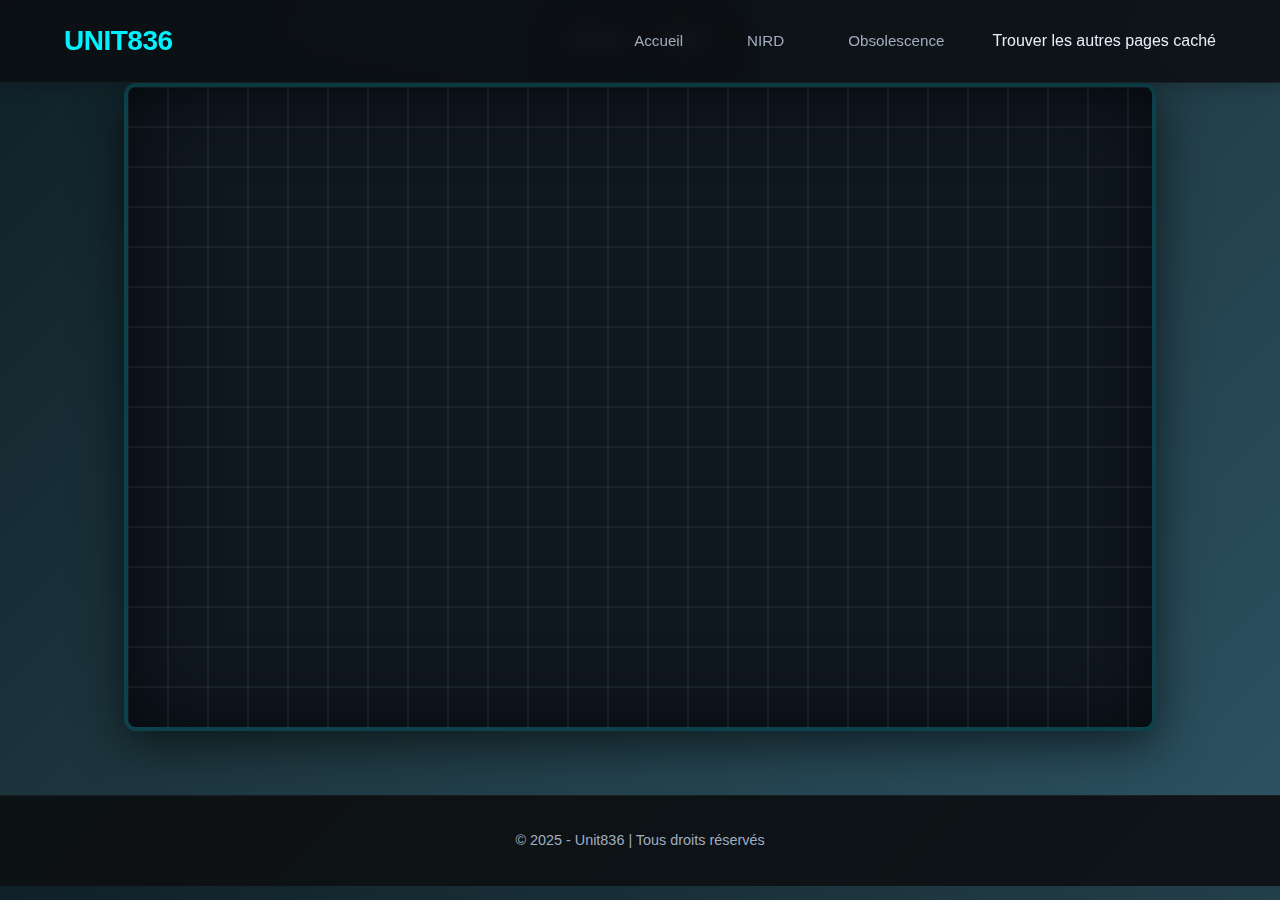
<file: html_pro/lasergamme.html>
<!DOCTYPE html>
<html lang="fr">
<head>
<meta charset="UTF-8">
<meta name="viewport" content="width=device-width, initial-scale=1.0">
<title>Laser Game - Avec Obstacles</title>
<style>
  * {
            margin: 0;
            padding: 0;
            box-sizing: border-box;
        }

        :root {
            --primary-color: #00f2ff;
            --secondary-color: #667eea;
            --dark-bg: #0b0d10;
            --card-bg: rgba(255, 255, 255, 0.05);
            --text-primary: #e6eef8;
            --text-secondary: #a0aec0;
        }

        body {
            font-family: 'Inter', 'Arial', sans-serif;
            background: linear-gradient(135deg, #0f2027, #203a43, #2c5364);
            color: var(--text-primary);
            line-height: 1.8;
            overflow-x: hidden;
        }

        /* NAVBAR */
        nav {
            width: 100%;
            background: rgba(11, 13, 16, 0.85);
            backdrop-filter: blur(12px);
            display: flex;
            justify-content: space-between;
            align-items: center;
            padding: 1rem 5%;
            box-shadow: 0 4px 16px rgba(0, 0, 0, 0.2);
            position: sticky;
            top: 0;
            z-index: 1000;
            border-bottom: 1px solid rgba(255, 255, 255, 0.05);
        }

        nav .logo {
            font-size: 1.75rem;
            font-weight: 700;
            color: var(--primary-color);
            letter-spacing: -0.5px;
            transition: all 0.3s ease;
        }

        nav .logo:hover {
            transform: translateY(-2px);
            filter: drop-shadow(0 4px 12px rgba(0, 242, 255, 0.3));
        }

        nav ul {
            list-style: none;
            display: flex;
            gap: 2rem;
        }

        nav ul li a {
            color: var(--text-secondary);
            text-decoration: none;
            font-weight: 500;
            font-size: 0.95rem;
            padding: 0.5rem 1rem;
            border-radius: 8px;
            transition: all 0.3s ease;
            position: relative;
        }

        nav ul li a::after {
            content: '';
            position: absolute;
            bottom: 0;
            left: 50%;
            width: 0;
            height: 2px;
            background: var(--primary-color);
            transition: all 0.3s ease;
            transform: translateX(-50%);
        }

        nav ul li a:hover {
            color: var(--primary-color);
            background: rgba(0, 242, 255, 0.05);
        }

        nav ul li a:hover::after {
            width: 80%;
        }

        /* HEADER SECTION */
        .header-section {
            text-align: center;
            padding: 4rem 2rem 2rem;
            background: linear-gradient(180deg, transparent, rgba(0, 242, 255, 0.03));
        }

        .header-section h1 {
            font-size: clamp(2rem, 4vw, 3.5rem);
            font-weight: 800;
            margin-bottom: 1rem;
            background: linear-gradient(135deg, var(--primary-color), var(--secondary-color));
            -webkit-background-clip: text;
            -webkit-text-fill-color: transparent;
            background-clip: text;
        }

        .header-section .subtitle {
            font-size: 1.25rem;
            color: var(--text-secondary);
            max-width: 700px;
            margin: 0 auto;
        }

        /* CONTAINER */
        .container {
            max-width: 1100px;
            margin: 0 auto;
            padding: 3rem 2rem;
        }
  canvas {
    display:block;
    margin:0 auto;
    background:#0f1720;
    border:4px solid rgba(0,242,255,0.2);
    border-radius:12px;
    box-shadow: 0 12px 48px rgba(0,0,0,0.6), inset 0 0 80px rgba(0,0,0,0.6);
  }
  #ui {
    position:fixed;
    top:10px; left:50%;
    transform:translateX(-50%);
    background:rgba(11,13,16,0.8);
    backdrop-filter:blur(8px);
    padding:1rem 2rem;
    border-radius:12px;
    font-weight:600;
    display:flex; gap:2rem;
  }
  #endOverlay {
    position:fixed; inset:0;
    background:rgba(0,0,0,0.8);
    display:flex; justify-content:center; align-items:center;
    font-size:1.5rem; color:#fff;
    display:none;
  }
  button {
    padding:0.5rem 1rem; border:none; border-radius:8px;
    background:rgba(0,242,255,0.2); color:#fff;
    font-weight:600; cursor:pointer;
    transition:0.3s;
  }
  button:hover { background:rgba(0,242,255,0.5); }

  /* FOOTER */
        footer {
            background: rgba(11, 13, 16, 0.9);
            border-top: 1px solid rgba(255, 255, 255, 0.05);
            padding: 2rem;
            text-align: center;
            margin-top: 4rem;
        }

        footer p {
            color: var(--text-secondary);
            font-size: 0.9rem;
        }
</style>
</head>
<body>
  <!-- NAVBAR -->
    <header>
        <nav class="navbar">
            <div class="logo">UNIT<span>836</span></div>
            <ul class="nav-links">
                <li><a href="test_boutton.html">Accueil</a></li>
                <li><a href="nird_pro.html">NIRD</a></li>
                <li><a href="Obsolecense_programmer.html">Obsolescence</a></li>
                <li>Trouver les autres pages caché</li>
            </ul>
        </nav>
    </header>

<div id="ui">
  <div>Score: <span id="score">0</span></div>
  <div>Vies: <span id="lives">3</span></div>
</div>

<canvas id="gameCanvas" width="1024" height="640"></canvas>

<div id="endOverlay">
  <div>
    <p id="endText"></p>
    <button onclick="restartGame()">Rejouer</button>
  </div>
</div>

<script>
const canvas = document.getElementById('gameCanvas');
const ctx = canvas.getContext('2d');
const W = canvas.width, H = canvas.height;

let mouse = {x: W/2, y: H/2};
let score = 0;
let lives = 3;
let running = true;
let leftPressed = false;
let rightPressed = false;

const player = {x: W/2, y: H-50, r:20, speed:300};
const lasers = [];
const enemies = [];
const obstacles = [];

// Charger les images
const linuxImg = new Image();
linuxImg.src = 'https://upload.wikimedia.org/wikipedia/commons/thumb/3/35/Tux.svg/200px-Tux.svg.png';
const windowsImg = new Image();
windowsImg.src = 'https://upload.wikimedia.org/wikipedia/commons/thumb/5/5f/Windows_logo_-_2012.svg/200px-Windows_logo_-_2012.svg.png';

function rand(min,max){ return Math.random()*(max-min)+min; }
function dist(x1,y1,x2,y2){ return Math.hypot(x2-x1,y2-y1); }

document.addEventListener('mousemove',e=>{
  const rect = canvas.getBoundingClientRect();
  mouse.x = (e.clientX-rect.left)*(canvas.width/rect.width);
  mouse.y = (e.clientY-rect.top)*(canvas.height/rect.height);
});

document.addEventListener('mousedown',()=>{
  lasers.push({x:player.x, y:player.y, dx:mouse.x-player.x, dy:mouse.y-player.y, speed:800});
});

// 🔥 Tir avec la molette
document.addEventListener('wheel', (e) => {
    e.preventDefault();
    lasers.push({
        x: player.x,
        y: player.y,
        dx: mouse.x - player.x,
        dy: mouse.y - player.y,
        speed: 800
    });
}, { passive: false });

// Mouvement avec 'q' et 'd'
document.addEventListener('keydown', (e) => {
  if(e.key === 'q') leftPressed = true;
  if(e.key === 'd') rightPressed = true;
});

document.addEventListener('keyup', (e) => {
  if(e.key === 'q') leftPressed = false;
  if(e.key === 'd') rightPressed = false;
});

function spawnEnemy(){
  const x = rand(50, W-50);
  const y = -20;
  const size = rand(12,28);
  const speed = rand(50,150);
  enemies.push({x,y,r:size,vy:speed});
}

function spawnObstacle(){
  const w = rand(60,150);
  const h = rand(20,60);
  const x = rand(50, W-50-w);
  const y = -h;
  const vy = rand(40,100);
  obstacles.push({x,y,w,h,vy});
}

function update(dt){
  if(!running) return;

  // Mouvement du joueur
  if(leftPressed) player.x -= player.speed * dt;
  if(rightPressed) player.x += player.speed * dt;
  player.x = Math.max(player.r, Math.min(W - player.r, player.x));

  // Update lasers
  for(let i=lasers.length-1;i>=0;i--){
    const l = lasers[i];
    const len = Math.hypot(l.dx,l.dy);
    l.x += l.dx/len*l.speed*dt;
    l.y += l.dy/len*l.speed*dt;
    if(l.x<0||l.x>W||l.y<0||l.y>H) lasers.splice(i,1);
  }

  // Update enemies
  for(let i=enemies.length-1;i>=0;i--){
    const e = enemies[i];
    e.y += e.vy*dt;
    if(e.y>H+e.r){ enemies.splice(i,1); lives--; updateUI(); if(lives<=0) gameOver(false);}
  }

  // Update obstacles
  for(let i=obstacles.length-1;i>=0;i--){
    const o = obstacles[i];
    o.y += o.vy*dt;
    if(o.y>H+o.h){ obstacles.splice(i,1); }
  }

  // Check collisions
  for(let i=lasers.length-1;i>=0;i--){
    const l = lasers[i];

    // Enemy collision
    for(let j=enemies.length-1;j>=0;j--){
      const e = enemies[j];
      if(dist(l.x,l.y,e.x,e.y)<e.r){
        enemies.splice(j,1);
        lasers.splice(i,1);
        score += 10;
        updateUI();
        break;
      }
    }

    // Obstacle collision
    for(let o of obstacles){
      if(l.x>o.x && l.x<o.x+o.w && l.y>o.y && l.y<o.y+o.h){
        lasers.splice(i,1);
        break;
      }
    }
  }

  if(Math.random()<0.02) spawnEnemy();
  if(Math.random()<0.01) spawnObstacle();
}

function updateUI(){
  document.getElementById('score').textContent = score;
  document.getElementById('lives').textContent = lives;
}

function render(){
  ctx.clearRect(0,0,W,H);

  // Grid
  ctx.strokeStyle = 'rgba(255,255,255,0.05)';
  for(let x=0;x<W;x+=40){
    ctx.beginPath(); ctx.moveTo(x,0); ctx.lineTo(x,H); ctx.stroke();
  }
  for(let y=0;y<H;y+=40){
    ctx.beginPath(); ctx.moveTo(0,y); ctx.lineTo(W,y); ctx.stroke();
  }

  // Obstacles
  for(let o of obstacles){
    ctx.fillStyle='#ff0000';
    ctx.fillRect(o.x,o.y,o.w,o.h);
  }

  // Enemies (logos Windows)
  for(let e of enemies){
    if(windowsImg.complete){
      ctx.drawImage(windowsImg, e.x - e.r, e.y - e.r, e.r * 2, e.r * 2);
    } else {
      ctx.fillStyle='#ff5555';
      ctx.beginPath(); ctx.arc(e.x,e.y,e.r,0,Math.PI*2); ctx.fill();
    }
  }

  // Lasers
  for(let l of lasers){
    ctx.strokeStyle='#00f2ff';
    ctx.lineWidth=3;
    ctx.beginPath();
    ctx.moveTo(l.x-l.dx/Math.hypot(l.dx,l.dy)*10,l.y-l.dy/Math.hypot(l.dx,l.dy)*10);
    ctx.lineTo(l.x,l.y);
    ctx.stroke();
  }

  // Player (logo Linux)
  if(linuxImg.complete){
    ctx.drawImage(linuxImg, player.x - player.r, player.y - player.r, player.r * 2, player.r * 2);
  } else {
    ctx.fillStyle='#00f2ff';
    ctx.beginPath(); ctx.arc(player.x,player.y,player.r,0,Math.PI*2); ctx.fill();
  }

  // Gun direction
  ctx.strokeStyle='#ffffff';
  ctx.lineWidth=2;
  ctx.beginPath(); ctx.moveTo(player.x,player.y);
  ctx.lineTo(
    player.x+Math.cos(Math.atan2(mouse.y-player.y, mouse.x-player.x))*40,
    player.y+Math.sin(Math.atan2(mouse.y-player.y, mouse.x-player.x))*40
  );
  ctx.stroke();
}

let lastTime = performance.now();
function loop(now){
  const dt = (now-lastTime)/1000;
  lastTime=now;
  update(dt);
  render();
  requestAnimationFrame(loop);
}

function gameOver(victory){
  running=false;
  document.getElementById('endOverlay').style.display='flex';
  document.getElementById('endText').textContent = victory ? 'Victoire!' : 'Défaite!';
}

function restartGame(){
  score=0; lives=3; lasers.length=0; enemies.length=0; obstacles.length=0;
  updateUI();
  running=true;
  document.getElementById('endOverlay').style.display='none';
}

requestAnimationFrame(loop);
</script>
 <!-- FOOTER -->
    <footer>
        <p>© 2025 - Unit836 | Tous droits réservés</p>
    </footer>
</body>
</html>
</file>
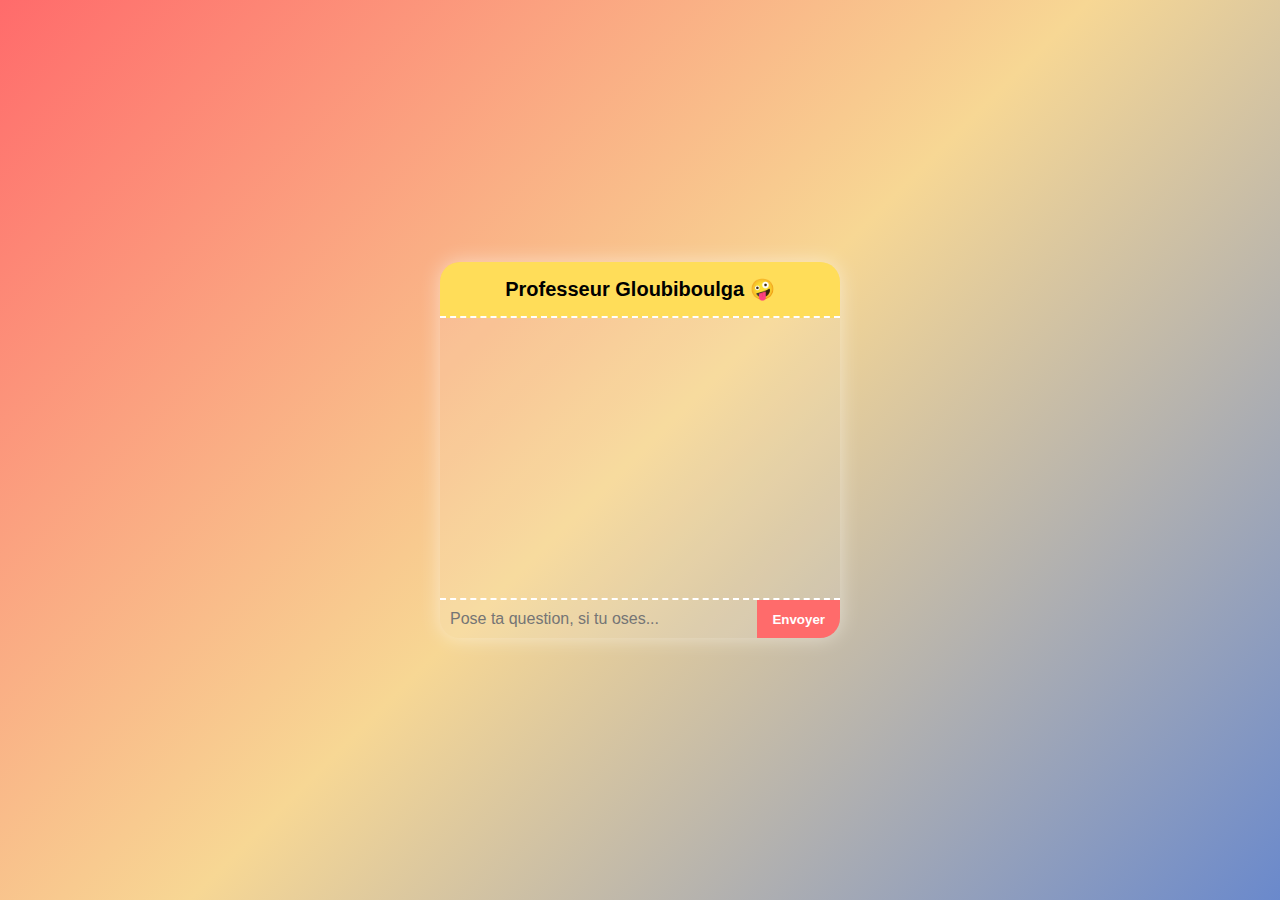
<file: html_pro/le_chat.html>
<!DOCTYPE html>
<html lang="fr">
<head>
<meta charset="UTF-8">
<meta name="viewport" content="width=device-width, initial-scale=1.0">
<title>Chat-Philosophe Débile</title>
<style>
    body {
        font-family: 'Comic Sans MS', cursive, sans-serif;
        background: linear-gradient(135deg, #ff6b6b, #f7d794, #6a89cc);
        display: flex;
        justify-content: center;
        align-items: center;
        height: 100vh;
        margin: 0;
    }

    .chat-container {
        background: rgba(255,255,255,0.1);
        width: 400px;
        max-width: 90%;
        border-radius: 20px;
        display: flex;
        flex-direction: column;
        overflow: hidden;
        box-shadow: 0 0 20px rgba(255,255,255,0.5);
        animation: bounceIn 1s;
    }

    @keyframes bounceIn {
        0% { transform: scale(0.5); opacity: 0; }
        100% { transform: scale(1); opacity: 1; }
    }

    .chat-header {
        background: #ffdd59;
        color: #000;
        padding: 15px;
        font-weight: bold;
        text-align: center;
        font-size: 20px;
        border-bottom: 2px dashed #fff;
    }

    .chat-messages {
        flex: 1;
        padding: 15px;
        overflow-y: auto;
        color: #fff;
        min-height: 250px;
    }

    .chat-message {
        margin-bottom: 10px;
        line-height: 1.4;
    }

    .user-msg {
        text-align: right;
        color: #ffdd59;
    }

    .bot-msg {
        text-align: left;
        color: #fff;
    }

    .chat-input {
        display: flex;
        border-top: 2px dashed #fff;
    }

    .chat-input input {
        flex: 1;
        padding: 10px;
        border: none;
        outline: none;
        font-size: 16px;
        background: rgba(255,255,255,0.05);
        color: #fff;
    }

    .chat-input button {
        background: #ff6b6b;
        border: none;
        color: #fff;
        padding: 10px 15px;
        cursor: pointer;
        font-weight: bold;
    }

    .chat-input button:hover {
        background: #ff4757;
    }

    /* petits clins d'œil absurdes */
    .bot-msg span {
        animation: wiggle 2s infinite;
        display: inline-block;
    }

    @keyframes wiggle {
        0% { transform: rotate(0deg); }
        25% { transform: rotate(5deg); }
        50% { transform: rotate(-5deg); }
        75% { transform: rotate(5deg); }
        100% { transform: rotate(0deg); }
    }
</style>
</head>
<body>

<div class="chat-container">
    <div class="chat-header">Professeur Gloubiboulga 🤪</div>
    <div class="chat-messages" id="chatMessages"></div>
    <div class="chat-input">
        <input type="text" id="userInput" placeholder="Pose ta question, si tu oses...">
        <button onclick="sendMessage()">Envoyer</button>
    </div>
</div>

<script>
const chatMessages = document.getElementById('chatMessages');
const userInput = document.getElementById('userInput');

// Liste de réponses absurdes
const absurdReplies = [
    "Ah ! Voilà une question qui mérite un macaroni dans la figure 🥸",
    "Si je te répondais, je devrais me transformer en pancake 🥞",
    "Question intéressante… mais as-tu pensé aux licornes interstellaires ? 🦄✨",
    "Je ne peux pas répondre… mon chat invisible me regarde 👀",
    "La réponse est sûrement 42, ou un sandwich au jambon 🥪",
    "Je philosophe tellement que j’ai oublié la question 🤯",
    "Demande encore, et je te raconte la vie secrète des chaussettes 🧦",
    "Ah non, pas toi aussi… parle-moi de fromage ! 🧀",
    "Tout est relatif… surtout les cupcakes 🧁",
    "Je médite là-dessus depuis 3 heures, mais j’ai perdu mon cerveau",
    "Oula… ta question vient d’invoquer un pingouin en roller 🐧🛼",
    "Je pourrais répondre, mais mon cerveau est parti en pause café ☕🧠",
    "Attends… je demande l’avis de mon cactus télépathique 🌵✨",
    "Hmm… c’est complexe. Même ma chaussette gauche n’a pas d'avis 🧦",
    "Si je te disais la vérité, tu te transformerais en flan caramel 🍮",
    "J’allais répondre, mais un papillon ninja m’a distrait 🦋🥷",
    "Argh… ma pensée vient de planter. Redémarrage en cours 🔁",
    "La réponse est très simple, mais elle appartient aux hamsters du futur 🐹⏳",
    "J’ai cherché la réponse… et j’ai trouvé un cookie à la place 🍪",
    "Mon esprit est en mode économie d’énergie. Reviens dans 3 siècles ⚡😴",
    "Ah ! Excellent ! Mais je ne parle pas le dialecte des nuages aujourd’hui ☁️",
    "Impossible de répondre… j’ai glissé sur une banane quantique 🍌✨",
    "Attends, je consulte le Conseil Suprême des Tortues Sages 🐢👑",
    "La réponse est top secrète. Même moi je ne suis pas autorisé 😶‍🌫️",
    "Je pourrais répondre, mais j’ai peur d’activer le mode chaos 🍿🔥",
    "Laisse-moi vérifier… cherche sous le canapé… ah non, rien 😕",
    "Si j’avais la réponse, je serais déjà en train de danser avec des pingouins 🐧🎶",
    "Le destin veut que je ne te réponde pas… ou peut-être que j’ai juste la flemme 😌",
    "Je t’entends… mais j’étais occupé à cuisiner le vide 🍽️🕳️",
    "J’allais répondre sérieusement, puis une idée débile m’a interrompu 🤡",
    "Minute… je suis en négociation avec mon cerveau, il demande un cookie 🍪🧠",
    "Ta question vient d’ouvrir un portail vers le royaume des chaussons volants 👟✨",
    "Je veux bien répondre, mais mon hamster intérieur n’est pas d’accord 🐹",
    "Oups… j’ai trébuché sur une idée. Je reviens 🫠",
    "Je t’écoute, mais mon imagination est partie faire un tour en trottinette 🛴💭",
    "Attention, si je réponds, un pigeon pourrait devenir président 🐦👑",
    "Désolé, mon Wi-Fi mental lag un peu aujourd’hui 📡😵",
    "Je n’ai pas de réponse… mais j’ai un caillou magique si tu veux 🪨✨",
    "Si je réfléchis trop, je me transforme en soupe alphabet 🍲🔤",
    "Mon niveau de logique est en maintenance, merci de patienter 🔧🧠",
    "J’allais répondre, mais une idée m’a fait un croche-patte 🤸‍♂️",
    "La science dit oui, le bon sens dit non, et moi je mange un muffin 🧁",
    "Hmm… ma boussole intérieure tourne comme une machine à laver 🧭🌀",
    "Je peux répondre, mais ça pourrait faire exploser un marshmallow 🍡💥",
    "Je suis presque sûr que ta question vient du futur… ou d’un frigo intelligent 🧊",
    "Si je réponds, je perds mon badge officiel de clown philosophe 🤡📜",
    "Désolé, j’ai mis mon mode sérieux à la machine à laver 👔🧼",
    "La réponse est évidente… mais elle a décidé de faire grève ✊🤯",
    "Tout est clair… sauf moi, j’ai oublié mes lunettes de compréhension 🤓",
    "J’ai essayé de comprendre… mais mon cerveau a fait un bruit bizarre 🔧⚡",
    
];

function sendMessage() {
    const message = userInput.value.trim();
    if(message === '') return;

    // Affiche le message utilisateur
    addMessage(message, 'user-msg');
    userInput.value = '';

    // Réponse du bot après un petit délai
    setTimeout(() => {
        const botReply = absurdReplies[Math.floor(Math.random() * absurdReplies.length)];
        addMessage(botReply, 'bot-msg');
    }, 500);
}

function addMessage(message, className) {
    const msgDiv = document.createElement('div');
    msgDiv.className = 'chat-message ' + className;
    msgDiv.innerHTML = `<span>${message}</span>`;
    chatMessages.appendChild(msgDiv);
    chatMessages.scrollTop = chatMessages.scrollHeight;
}

// Permet d'envoyer le message avec la touche "Entrée"
userInput.addEventListener('keypress', function(e) {
    if(e.key === 'Enter') sendMessage();
});
</script>

</body>
</html>
</file>
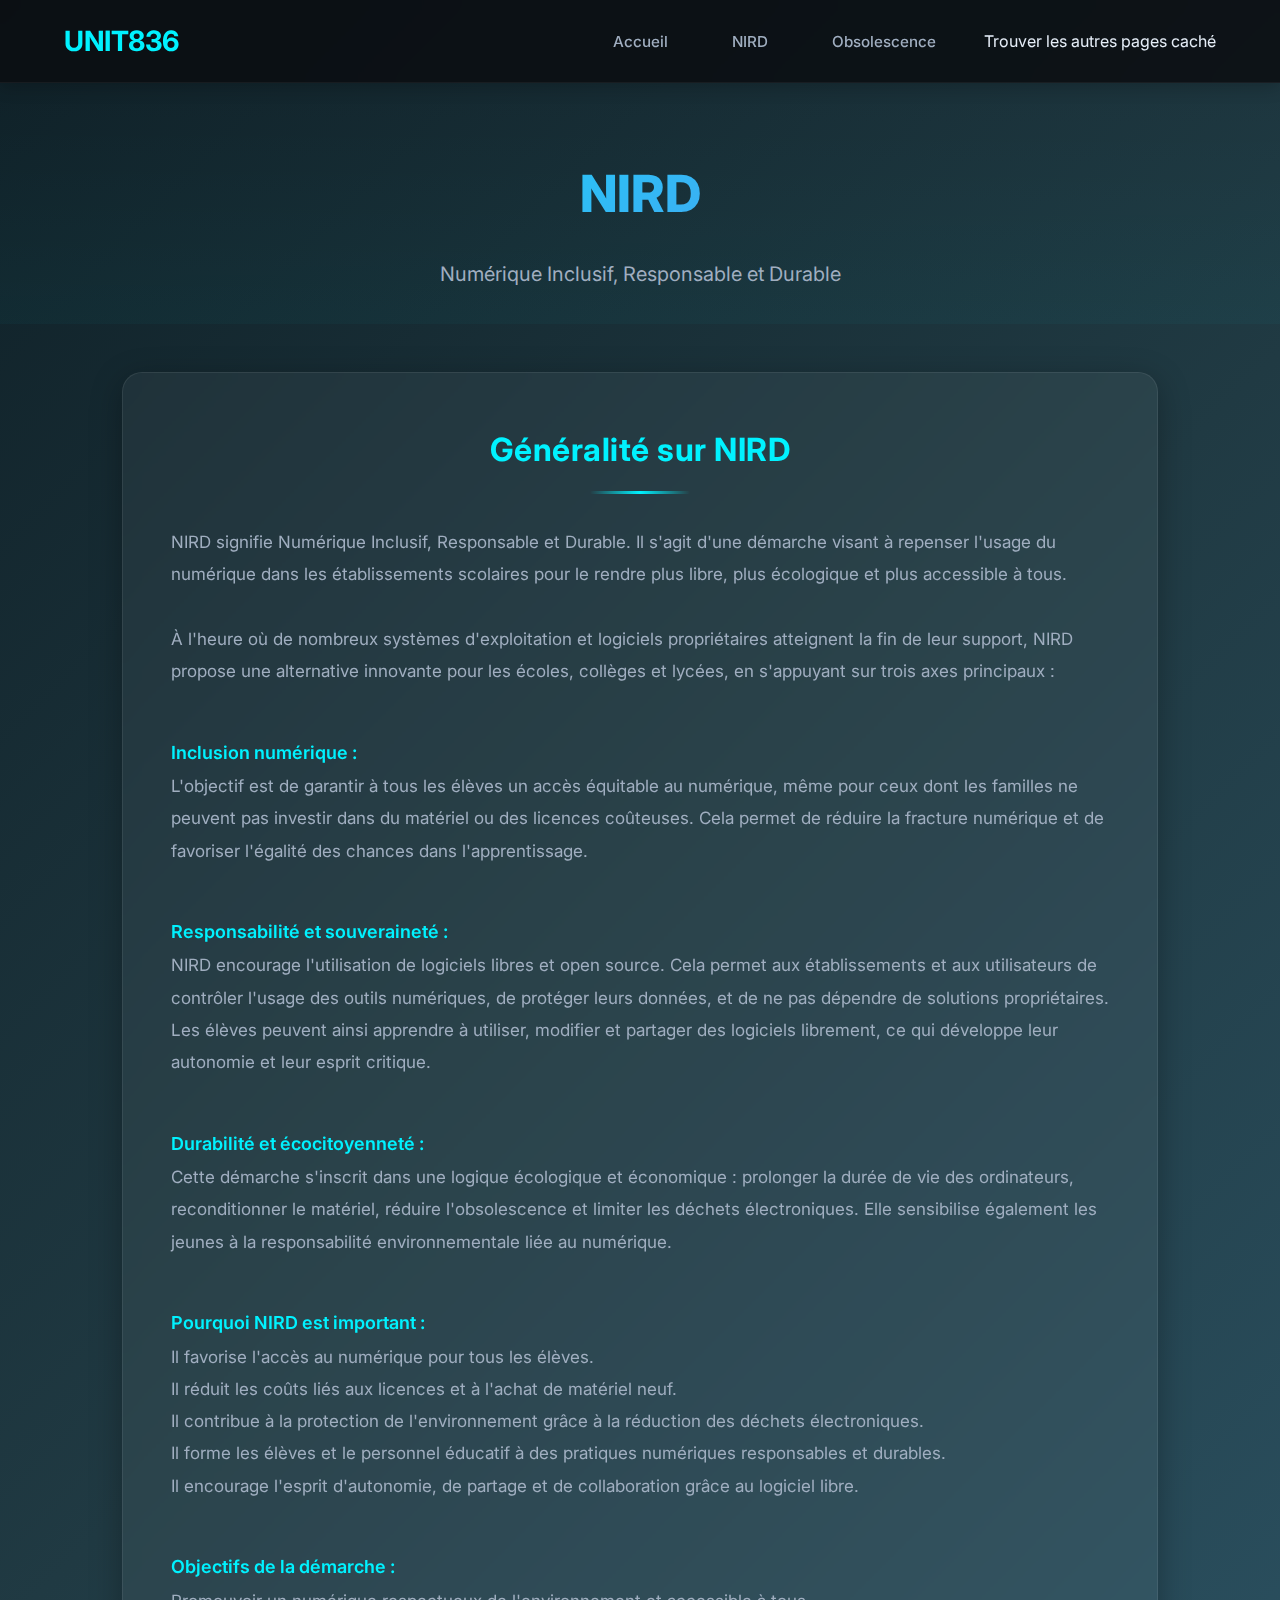
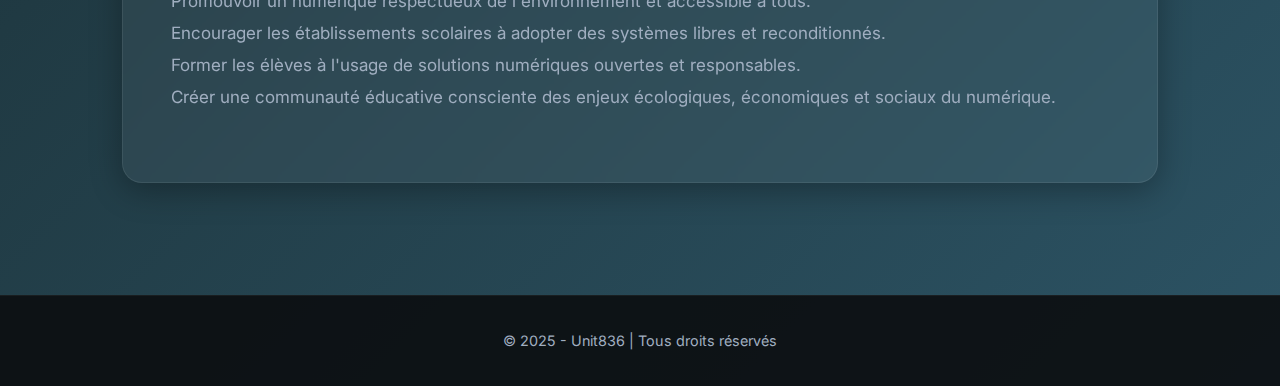
<file: html_pro/nird_pro.html>
<!DOCTYPE html>
<html lang="fr">
<head>
    <meta charset="UTF-8">
    <meta name="viewport" content="width=device-width, initial-scale=1.0">
    <title>Généralité NIRD | Unit836</title>
    <link rel="preconnect" href="https://fonts.googleapis.com">
    <link rel="preconnect" href="https://fonts.gstatic.com" crossorigin>
    <link href="https://fonts.googleapis.com/css2?family=Inter:wght@400;500;600;700;800&display=swap" rel="stylesheet">
    <style>
        * {
            margin: 0;
            padding: 0;
            box-sizing: border-box;
        }

        :root {
            --primary-color: #00f2ff;
            --secondary-color: #667eea;
            --dark-bg: #0b0d10;
            --card-bg: rgba(255, 255, 255, 0.05);
            --text-primary: #e6eef8;
            --text-secondary: #a0aec0;
        }

        body {
            font-family: 'Inter', 'Arial', sans-serif;
            background: linear-gradient(135deg, #0f2027, #203a43, #2c5364);
            color: var(--text-primary);
            line-height: 1.8;
            overflow-x: hidden;
        }

        /* NAVBAR */
        nav {
            width: 100%;
            background: rgba(11, 13, 16, 0.85);
            backdrop-filter: blur(12px);
            display: flex;
            justify-content: space-between;
            align-items: center;
            padding: 1rem 5%;
            box-shadow: 0 4px 16px rgba(0, 0, 0, 0.2);
            position: sticky;
            top: 0;
            z-index: 1000;
            border-bottom: 1px solid rgba(255, 255, 255, 0.05);
        }

        nav .logo {
            font-size: 1.75rem;
            font-weight: 700;
            color: var(--primary-color);
            letter-spacing: -0.5px;
            transition: all 0.3s ease;
        }

        nav .logo:hover {
            transform: translateY(-2px);
            filter: drop-shadow(0 4px 12px rgba(0, 242, 255, 0.3));
        }

        nav ul {
            list-style: none;
            display: flex;
            gap: 2rem;
        }

        nav ul li a {
            color: var(--text-secondary);
            text-decoration: none;
            font-weight: 500;
            font-size: 0.95rem;
            padding: 0.5rem 1rem;
            border-radius: 8px;
            transition: all 0.3s ease;
            position: relative;
        }

        nav ul li a::after {
            content: '';
            position: absolute;
            bottom: 0;
            left: 50%;
            width: 0;
            height: 2px;
            background: var(--primary-color);
            transition: all 0.3s ease;
            transform: translateX(-50%);
        }

        nav ul li a:hover {
            color: var(--primary-color);
            background: rgba(0, 242, 255, 0.05);
        }

        nav ul li a:hover::after {
            width: 80%;
        }

        /* HEADER SECTION */
        .header-section {
            text-align: center;
            padding: 4rem 2rem 2rem;
            background: linear-gradient(180deg, transparent, rgba(0, 242, 255, 0.03));
        }

        .header-section h1 {
            font-size: clamp(2rem, 4vw, 3.5rem);
            font-weight: 800;
            margin-bottom: 1rem;
            background: linear-gradient(135deg, var(--primary-color), var(--secondary-color));
            -webkit-background-clip: text;
            -webkit-text-fill-color: transparent;
            background-clip: text;
        }

        .header-section .subtitle {
            font-size: 1.25rem;
            color: var(--text-secondary);
            max-width: 700px;
            margin: 0 auto;
        }

        /* CONTAINER */
        .container {
            max-width: 1100px;
            margin: 0 auto;
            padding: 3rem 2rem;
        }

        /* CARD SECTION */
        .yaya {
            background: var(--card-bg);
            backdrop-filter: blur(8px);
            border: 1px solid rgba(255, 255, 255, 0.08);
            border-radius: 20px;
            padding: 3rem;
            box-shadow: 0 8px 32px rgba(0, 0, 0, 0.3);
            transition: all 0.4s cubic-bezier(0.4, 0, 0.2, 1);
            position: relative;
            overflow: hidden;
        }

        .yaya::before {
            content: '';
            position: absolute;
            top: 0;
            left: -100%;
            width: 100%;
            height: 100%;
            background: linear-gradient(90deg, transparent, rgba(0, 242, 255, 0.05), transparent);
            transition: left 0.6s ease;
        }

        .yaya:hover {
            transform: translateY(-8px);
            box-shadow: 0 12px 48px rgba(0, 242, 255, 0.2);
            border-color: rgba(0, 242, 255, 0.3);
        }

        .yaya:hover::before {
            left: 100%;
        }

        .yaya h3 {
            font-size: 2rem;
            color: var(--primary-color);
            margin-bottom: 2rem;
            text-align: center;
            letter-spacing: 0.5px;
            font-weight: 700;
            position: relative;
            padding-bottom: 1rem;
        }

        .yaya h3::after {
            content: '';
            position: absolute;
            bottom: 0;
            left: 50%;
            transform: translateX(-50%);
            width: 100px;
            height: 3px;
            background: linear-gradient(90deg, transparent, var(--primary-color), transparent);
            border-radius: 2px;
        }

        .yaya p {
            font-size: 1.0625rem;
            line-height: 1.9;
            color: var(--text-secondary);
            margin-bottom: 1.25rem;
        }

        .yaya b {
            color: var(--primary-color);
            font-weight: 600;
            display: inline-block;
            margin-top: 1rem;
            font-size: 1.125rem;
        }

        /* LIST STYLING */
        .yaya p br + br {
            display: block;
            margin-top: 1rem;
        }

        /* FOOTER */
        footer {
            background: rgba(11, 13, 16, 0.9);
            border-top: 1px solid rgba(255, 255, 255, 0.05);
            padding: 2rem;
            text-align: center;
            margin-top: 4rem;
        }

        footer p {
            color: var(--text-secondary);
            font-size: 0.9rem;
        }

        /* RESPONSIVE */
        @media (max-width: 768px) {
            nav {
                flex-direction: column;
                gap: 1rem;
                padding: 1rem;
            }

            nav ul {
                flex-wrap: wrap;
                justify-content: center;
                gap: 0.75rem;
            }

            nav ul li a {
                padding: 0.5rem 0.75rem;
                font-size: 0.875rem;
            }

            .header-section {
                padding: 3rem 1.5rem 1.5rem;
            }

            .yaya {
                padding: 2rem 1.5rem;
            }

            .yaya h3 {
                font-size: 1.5rem;
            }

            .yaya p {
                font-size: 1rem;
            }
        }

        /* ANIMATIONS */
        @keyframes fadeInUp {
            from {
                opacity: 0;
                transform: translateY(30px);
            }
            to {
                opacity: 1;
                transform: translateY(0);
            }
        }

        .yaya {
            animation: fadeInUp 0.8s ease-out;
        }
    </style>
</head>
<body>
     <!-- NAVBAR -->
    <header>
        <nav class="navbar">
            <div class="logo">UNIT<span>836</span></div>
            <ul class="nav-links">
                <li><a href="test_boutton.html">Accueil</a></li>
                <li><a href="nird_pro.html">NIRD</a></li>
                <li><a href="Obsolecense_programmer.html">Obsolescence</a></li>
                <li>Trouver les autres pages caché</li>
            </ul>
        </nav>
    </header>

    <!-- HEADER -->
    <div class="header-section">
        <h1>NIRD</h1>
        <p class="subtitle">Numérique Inclusif, Responsable et Durable</p>
    </div>

    <!-- CONTENEUR PRINCIPAL -->
    <div class="container">
        <section class="yaya">
            <h3>Généralité sur NIRD</h3>
            <p>
                NIRD signifie Numérique Inclusif, Responsable et Durable. Il s'agit d'une démarche visant à repenser l'usage du numérique dans les établissements scolaires pour le rendre plus libre, plus écologique et plus accessible à tous.<br><br>

                À l'heure où de nombreux systèmes d'exploitation et logiciels propriétaires atteignent la fin de leur support, NIRD propose une alternative innovante pour les écoles, collèges et lycées, en s'appuyant sur trois axes principaux :<br><br>

                <b>Inclusion numérique :</b><br>
                L'objectif est de garantir à tous les élèves un accès équitable au numérique, même pour ceux dont les familles ne peuvent pas investir dans du matériel ou des licences coûteuses. Cela permet de réduire la fracture numérique et de favoriser l'égalité des chances dans l'apprentissage.<br><br>

                <b>Responsabilité et souveraineté :</b><br>
                NIRD encourage l'utilisation de logiciels libres et open source. Cela permet aux établissements et aux utilisateurs de contrôler l'usage des outils numériques, de protéger leurs données, et de ne pas dépendre de solutions propriétaires. Les élèves peuvent ainsi apprendre à utiliser, modifier et partager des logiciels librement, ce qui développe leur autonomie et leur esprit critique.<br><br>

                <b>Durabilité et écocitoyenneté :</b><br>
                Cette démarche s'inscrit dans une logique écologique et économique : prolonger la durée de vie des ordinateurs, reconditionner le matériel, réduire l'obsolescence et limiter les déchets électroniques. Elle sensibilise également les jeunes à la responsabilité environnementale liée au numérique.<br><br>

                <b>Pourquoi NIRD est important :</b><br>
                Il favorise l'accès au numérique pour tous les élèves.<br>
                Il réduit les coûts liés aux licences et à l'achat de matériel neuf.<br>
                Il contribue à la protection de l'environnement grâce à la réduction des déchets électroniques.<br>
                Il forme les élèves et le personnel éducatif à des pratiques numériques responsables et durables.<br>
                Il encourage l'esprit d'autonomie, de partage et de collaboration grâce au logiciel libre.<br><br>

                <b>Objectifs de la démarche :</b><br>
                Promouvoir un numérique respectueux de l'environnement et accessible à tous.<br>
                Encourager les établissements scolaires à adopter des systèmes libres et reconditionnés.<br>
                Former les élèves à l'usage de solutions numériques ouvertes et responsables.<br>
                Créer une communauté éducative consciente des enjeux écologiques, économiques et sociaux du numérique.
            </p>
        </section>
    </div>

    <!-- FOOTER -->
    <footer>
        <p>© 2025 - Unit836 | Tous droits réservés</p>
    </footer>
</body>
</html>
</file>
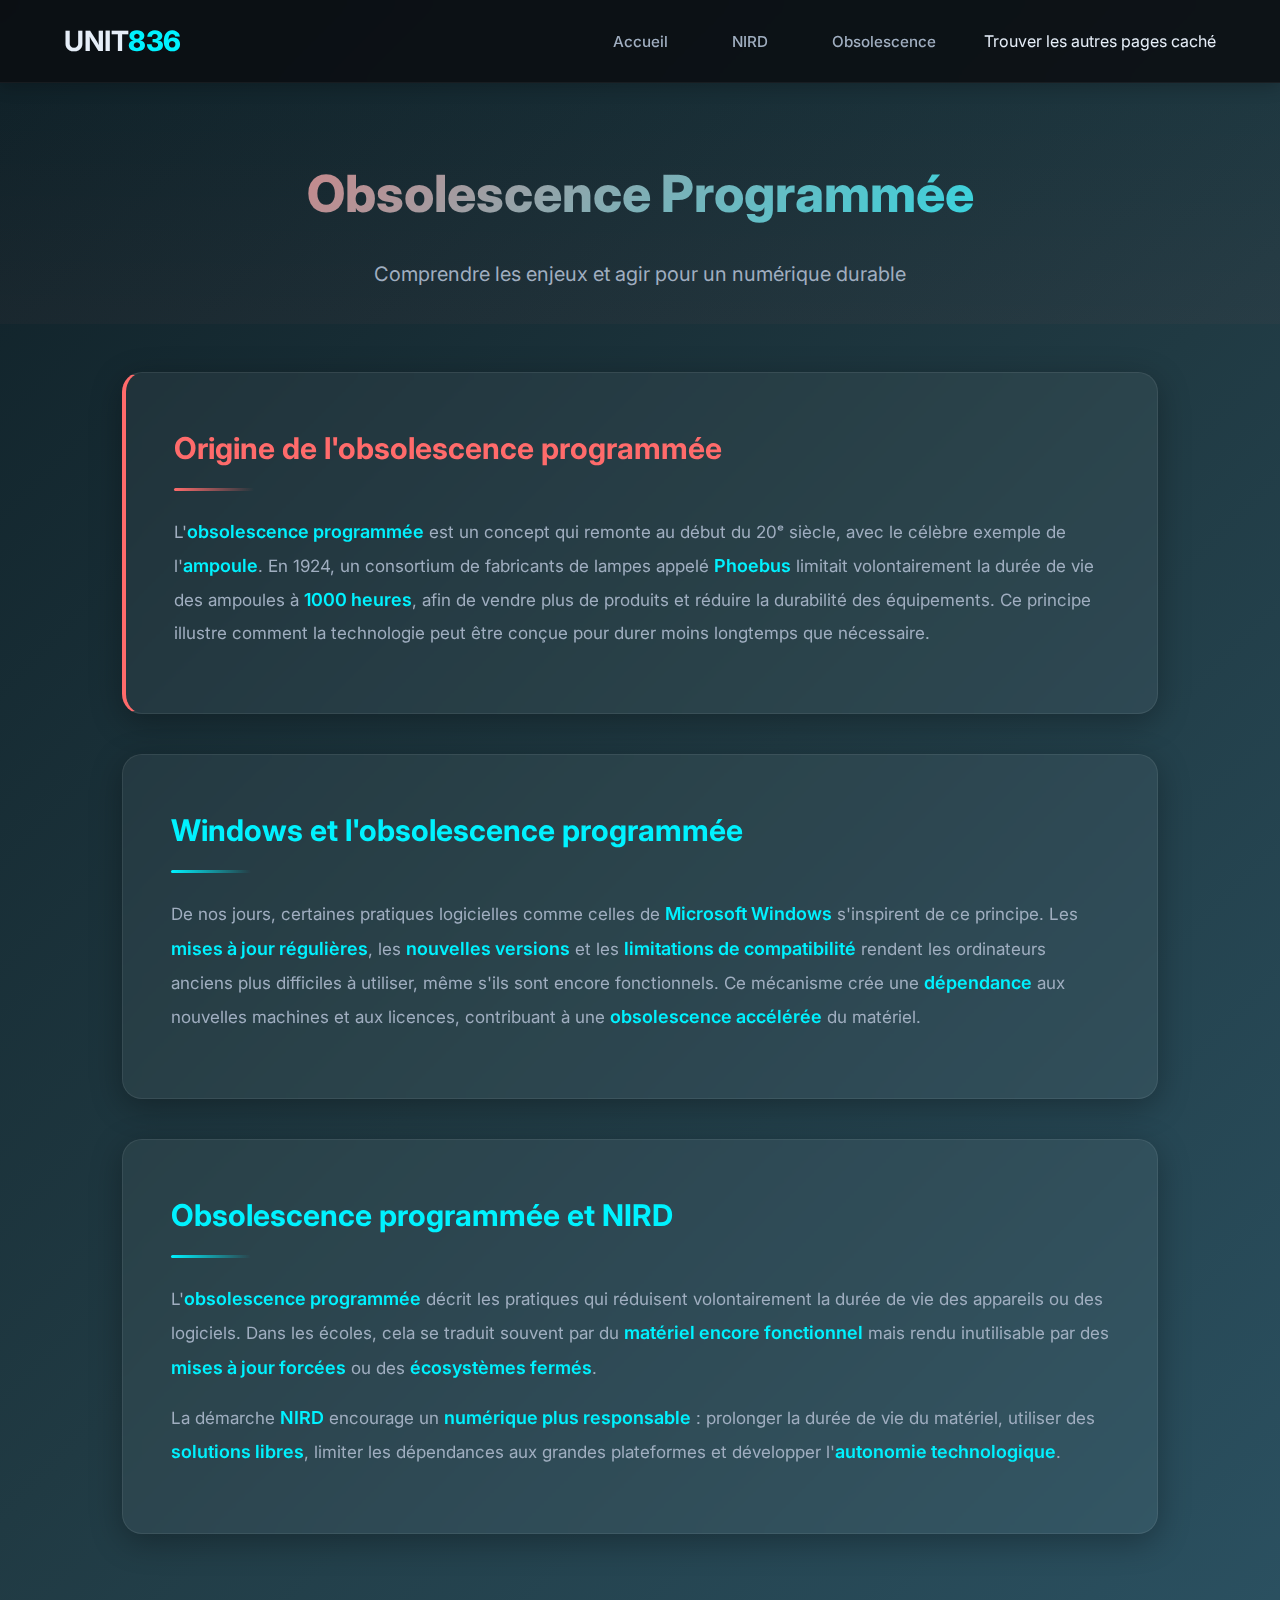
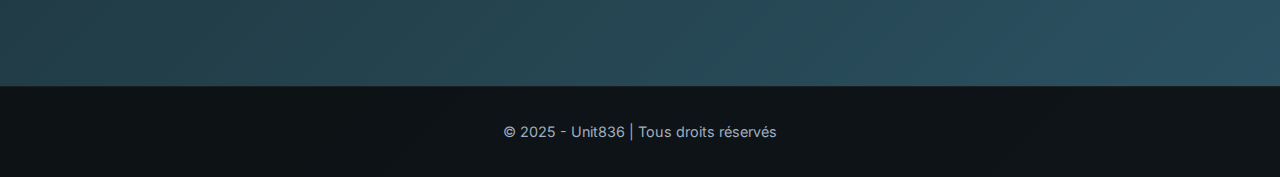
<file: html_pro/Obsolecense_programmer.html>
<!DOCTYPE html>
<html lang="fr">
<head>
    <meta charset="UTF-8">
    <meta name="viewport" content="width=device-width, initial-scale=1.0">
    <title>Obsolescence Programmée | Unit836</title>
    <link rel="preconnect" href="https://fonts.googleapis.com">
    <link rel="preconnect" href="https://fonts.gstatic.com" crossorigin>
    <link href="https://fonts.googleapis.com/css2?family=Inter:wght@400;500;600;700;800&display=swap" rel="stylesheet">
    <style>
        * {
            margin: 0;
            padding: 0;
            box-sizing: border-box;
        }

        :root {
            --primary-color: #00f2ff;
            --secondary-color: #667eea;
            --warning-color: #ff6b6b;
            --dark-bg: #0b0d10;
            --card-bg: rgba(255, 255, 255, 0.05);
            --text-primary: #e6eef8;
            --text-secondary: #a0aec0;
        }

        body {
            font-family: 'Inter', 'Arial', sans-serif;
            background: linear-gradient(135deg, #0f2027, #203a43, #2c5364);
            color: var(--text-primary);
            line-height: 1.8;
            overflow-x: hidden;
        }

        /* NAVBAR */
        header {
            position: sticky;
            top: 0;
            z-index: 1000;
            background: rgba(11, 13, 16, 0.85);
            backdrop-filter: blur(12px);
            border-bottom: 1px solid rgba(255, 255, 255, 0.05);
            box-shadow: 0 4px 16px rgba(0, 0, 0, 0.2);
        }

        .navbar {
            display: flex;
            justify-content: space-between;
            align-items: center;
            padding: 1rem 5%;
            max-width: 1400px;
            margin: 0 auto;
        }

        .logo {
            font-size: 1.75rem;
            font-weight: 700;
            color: var(--text-primary);
            letter-spacing: -0.5px;
            transition: all 0.3s ease;
        }

        .logo span {
            color: var(--primary-color);
            font-weight: 800;
        }

        .logo:hover {
            transform: translateY(-2px);
            filter: drop-shadow(0 4px 12px rgba(0, 242, 255, 0.3));
        }

        .nav-links {
            display: flex;
            list-style: none;
            gap: 2rem;
            align-items: center;
        }

        .nav-links li a {
            color: var(--text-secondary);
            text-decoration: none;
            font-weight: 500;
            font-size: 0.95rem;
            padding: 0.5rem 1rem;
            border-radius: 8px;
            transition: all 0.3s ease;
            position: relative;
        }

        .nav-links li a::after {
            content: '';
            position: absolute;
            bottom: 0;
            left: 50%;
            width: 0;
            height: 2px;
            background: var(--primary-color);
            transition: all 0.3s ease;
            transform: translateX(-50%);
        }

        .nav-links li a:hover {
            color: var(--primary-color);
            background: rgba(0, 242, 255, 0.05);
        }

        .nav-links li a:hover::after {
            width: 80%;
        }

        /* HEADER SECTION */
        .header-section {
            text-align: center;
            padding: 4rem 2rem 2rem;
            background: linear-gradient(180deg, transparent, rgba(255, 107, 107, 0.03));
        }

        .header-section h1 {
            font-size: clamp(2rem, 4vw, 3.5rem);
            font-weight: 800;
            margin-bottom: 1rem;
            background: linear-gradient(135deg, var(--warning-color), var(--primary-color));
            -webkit-background-clip: text;
            -webkit-text-fill-color: transparent;
            background-clip: text;
        }

        .header-section .subtitle {
            font-size: 1.25rem;
            color: var(--text-secondary);
            max-width: 700px;
            margin: 0 auto;
        }

        /* CONTAINER */
        .container {
            max-width: 1100px;
            margin: 0 auto;
            padding: 3rem 2rem;
        }

        /* CARD */
        .card {
            background: var(--card-bg);
            backdrop-filter: blur(8px);
            border: 1px solid rgba(255, 255, 255, 0.08);
            border-radius: 20px;
            padding: 3rem;
            margin-bottom: 2.5rem;
            box-shadow: 0 8px 32px rgba(0, 0, 0, 0.3);
            transition: all 0.4s cubic-bezier(0.4, 0, 0.2, 1);
            position: relative;
            overflow: hidden;
        }

        .card::before {
            content: '';
            position: absolute;
            top: 0;
            left: -100%;
            width: 100%;
            height: 100%;
            background: linear-gradient(90deg, transparent, rgba(0, 242, 255, 0.05), transparent);
            transition: left 0.6s ease;
        }

        .card:hover {
            transform: translateY(-8px);
            box-shadow: 0 12px 48px rgba(0, 242, 255, 0.2);
            border-color: rgba(0, 242, 255, 0.3);
        }

        .card:hover::before {
            left: 100%;
        }

        .card h6 {
            font-size: 1.875rem;
            color: var(--primary-color);
            margin-bottom: 1.5rem;
            font-weight: 700;
            position: relative;
            padding-bottom: 1rem;
        }

        .card h6::after {
            content: '';
            position: absolute;
            bottom: 0;
            left: 0;
            width: 80px;
            height: 3px;
            background: linear-gradient(90deg, var(--primary-color), transparent);
            border-radius: 2px;
        }

        .card p {
            font-size: 1.0625rem;
            line-height: 1.9;
            color: var(--text-secondary);
            margin-bottom: 1rem;
        }

        .bold {
            color: var(--primary-color);
            font-weight: 600;
            font-size: 1.125rem;
        }

        /* SPECIAL WARNING CARD */
        .card:first-of-type {
            border-left: 4px solid var(--warning-color);
        }

        .card:first-of-type h6 {
            color: var(--warning-color);
        }

        .card:first-of-type h6::after {
            background: linear-gradient(90deg, var(--warning-color), transparent);
        }

        /* FOOTER */
        footer {
            background: rgba(11, 13, 16, 0.9);
            border-top: 1px solid rgba(255, 255, 255, 0.05);
            padding: 2rem;
            text-align: center;
            margin-top: 4rem;
        }

        footer p {
            color: var(--text-secondary);
            font-size: 0.9rem;
        }

        /* RESPONSIVE */
        @media (max-width: 768px) {
            .navbar {
                flex-direction: column;
                gap: 1rem;
                padding: 1rem;
            }

            .nav-links {
                flex-wrap: wrap;
                justify-content: center;
                gap: 0.75rem;
            }

            .nav-links li a {
                padding: 0.5rem 0.75rem;
                font-size: 0.875rem;
            }

            .header-section {
                padding: 3rem 1.5rem 1.5rem;
            }

            .card {
                padding: 2rem 1.5rem;
            }

            .card h6 {
                font-size: 1.5rem;
            }

            .card p {
                font-size: 1rem;
            }
        }

        /* ANIMATIONS */
        @keyframes fadeInUp {
            from {
                opacity: 0;
                transform: translateY(30px);
            }
            to {
                opacity: 1;
                transform: translateY(0);
            }
        }

        .card {
            animation: fadeInUp 0.8s ease-out;
        }

        .card:nth-child(2) {
            animation-delay: 0.1s;
        }

        .card:nth-child(3) {
            animation-delay: 0.2s;
        }

        .card:nth-child(4) {
            animation-delay: 0.3s;
        }
    </style>
</head>
<body>
     <!-- NAVBAR -->
    <header>
        <nav class="navbar">
            <div class="logo">UNIT<span>836</span></div>
            <ul class="nav-links">
                <li><a href="test_boutton.html">Accueil</a></li>
                <li><a href="nird_pro.html">NIRD</a></li>
                <li><a href="Obsolecense_programmer.html">Obsolescence</a></li>
                <li>Trouver les autres pages caché</li>
            </ul>
        </nav>
    </header>

    <!-- HEADER -->
    <div class="header-section">
        <h1>Obsolescence Programmée</h1>
        <p class="subtitle">Comprendre les enjeux et agir pour un numérique durable</p>
    </div>

    <!-- CONTAINER -->
    <div class="container">
        <!-- ORIGINE -->
        <div class="card">
            <h6>Origine de l'obsolescence programmée</h6>
            <p>
                L'<span class="bold">obsolescence programmée</span> est un concept qui remonte au début du 20ᵉ siècle, avec le célèbre exemple de l'<span class="bold">ampoule</span>. En 1924, un consortium de fabricants de lampes appelé <span class="bold">Phoebus</span> limitait volontairement la durée de vie des ampoules à <span class="bold">1000 heures</span>, afin de vendre plus de produits et réduire la durabilité des équipements. Ce principe illustre comment la technologie peut être conçue pour durer moins longtemps que nécessaire.
            </p>
        </div>

        <!-- WINDOWS -->
        <div class="card">
            <h6>Windows et l'obsolescence programmée</h6>
            <p>
                De nos jours, certaines pratiques logicielles comme celles de <span class="bold">Microsoft Windows</span> s'inspirent de ce principe. Les <span class="bold">mises à jour régulières</span>, les <span class="bold">nouvelles versions</span> et les <span class="bold">limitations de compatibilité</span> rendent les ordinateurs anciens plus difficiles à utiliser, même s'ils sont encore fonctionnels. Ce mécanisme crée une <span class="bold">dépendance</span> aux nouvelles machines et aux licences, contribuant à une <span class="bold">obsolescence accélérée</span> du matériel.
            </p>
        </div>

        <!-- NIRD -->
        <div class="card">
            <h6>Obsolescence programmée et NIRD</h6>
            <p>
                L'<span class="bold">obsolescence programmée</span> décrit les pratiques qui réduisent volontairement la durée de vie des appareils ou des logiciels. Dans les écoles, cela se traduit souvent par du <span class="bold">matériel encore fonctionnel</span> mais rendu inutilisable par des <span class="bold">mises à jour forcées</span> ou des <span class="bold">écosystèmes fermés</span>.
            </p>
            <p>
                La démarche <span class="bold">NIRD</span> encourage un <span class="bold">numérique plus responsable</span> : prolonger la durée de vie du matériel, utiliser des <span class="bold">solutions libres</span>, limiter les dépendances aux grandes plateformes et développer l'<span class="bold">autonomie technologique</span>.
            </p>
        </div>
    </div>

    <!-- FOOTER -->
    <footer>
        <p>© 2025 - Unit836 | Tous droits réservés</p>
    </footer>
</body>
</html>
</file>
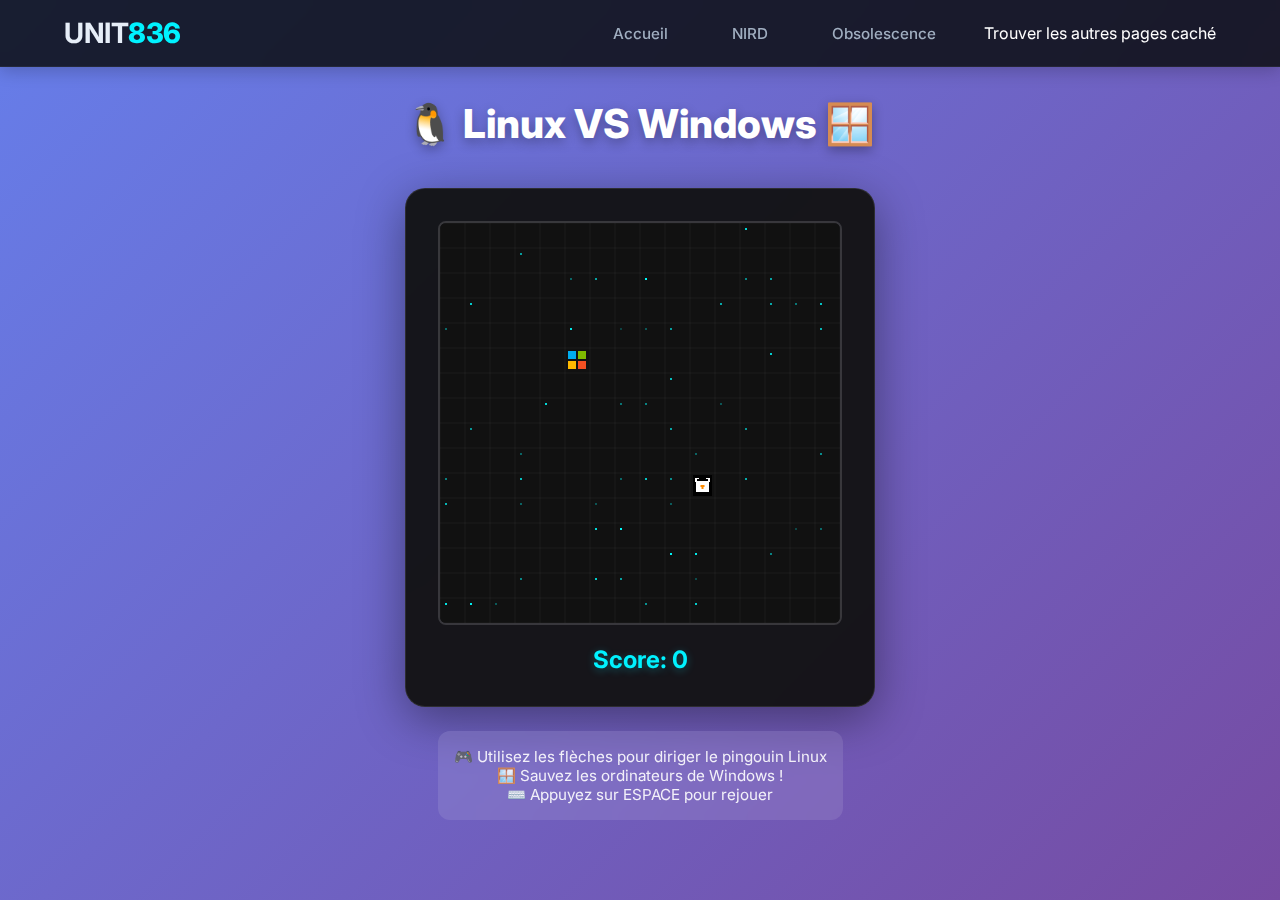
<file: html_pro/snack.html>
<!DOCTYPE html>
<html lang="fr">
<head>
<meta charset="UTF-8">
<meta name="viewport" content="width=device-width, initial-scale=1.0">
<title>Linux VS Windows - Snake Game | Unit836</title>
<link rel="preconnect" href="https://fonts.googleapis.com">
<link rel="preconnect" href="https://fonts.gstatic.com" crossorigin>
<link href="https://fonts.googleapis.com/css2?family=Inter:wght@400;500;600;700;800&display=swap" rel="stylesheet">
<style>
* {
    margin: 0;
    padding: 0;
    box-sizing: border-box;
}

:root {
    --primary-color: #00f2ff;
    --secondary-color: #667eea;
    --accent-color: #764ba2;
    --dark-bg: #0b0d10;
    --text-primary: #e6eef8;
    --text-secondary: #a0aec0;
}

body {
    font-family: 'Inter', 'Arial', sans-serif;
    background: linear-gradient(135deg, #667eea, #764ba2);
    display: flex;
    flex-direction: column;
    align-items: center;
    color: white;
    min-height: 100vh;
}

/* NAVBAR */
header {
    width: 100%;
    background: rgba(11, 13, 16, 0.85);
    backdrop-filter: blur(12px);
    border-bottom: 1px solid rgba(255, 255, 255, 0.05);
    box-shadow: 0 4px 16px rgba(0, 0, 0, 0.2);
    position: sticky;
    top: 0;
    z-index: 1000;
}

.navbar {
    display: flex;
    justify-content: space-between;
    align-items: center;
    padding: 1rem 5%;
    max-width: 1400px;
    margin: 0 auto;
}

.logo {
    font-size: 1.75rem;
    font-weight: 700;
    color: var(--text-primary);
    letter-spacing: -0.5px;
}

.logo span {
    color: var(--primary-color);
    font-weight: 800;
}

.nav-links {
    display: flex;
    list-style: none;
    gap: 2rem;
}

.nav-links li a {
    color: var(--text-secondary);
    text-decoration: none;
    font-weight: 500;
    font-size: 0.95rem;
    padding: 0.5rem 1rem;
    border-radius: 8px;
    transition: all 0.3s ease;
}

.nav-links li a:hover {
    color: var(--primary-color);
    background: rgba(0, 242, 255, 0.05);
}

/* GAME HEADER */
h1 {
    display: flex;
    align-items: center;
    justify-content: center;
    gap: 15px;
    font-size: clamp(1.75rem, 4vw, 2.5rem);
    margin: 2rem 0 1rem;
    font-weight: 800;
    text-shadow: 0 4px 12px rgba(0, 0, 0, 0.3);
}

/* GAME CONTAINER */
#gameContainer {
    background: rgba(17, 17, 17, 0.95);
    backdrop-filter: blur(8px);
    padding: 2rem;
    border-radius: 20px;
    box-shadow: 0 12px 48px rgba(0, 0, 0, 0.4);
    margin-top: 1.5rem;
    border: 1px solid rgba(255, 255, 255, 0.1);
    transition: all 0.3s ease;
}

#gameContainer:hover {
    box-shadow: 0 16px 64px rgba(102, 126, 234, 0.3);
    border-color: rgba(102, 126, 234, 0.3);
}

#gameCanvas {
    border: 2px solid rgba(255, 255, 255, 0.15);
    border-radius: 8px;
    display: block;
    box-shadow: inset 0 0 20px rgba(0, 0, 0, 0.5);
}

#score {
    text-align: center;
    margin-top: 1.25rem;
    font-size: 1.5rem;
    font-weight: 700;
    color: var(--primary-color);
    text-shadow: 0 2px 8px rgba(0, 242, 255, 0.3);
}

/* GAME OVER */
#gameOver {
    display: none;
    margin-top: 2rem;
    background: white;
    padding: 2.5rem;
    border-radius: 20px;
    color: #222;
    box-shadow: 0 12px 48px rgba(0, 0, 0, 0.4);
    text-align: center;
    max-width: 400px;
    animation: slideIn 0.5s ease-out;
}

@keyframes slideIn {
    from {
        opacity: 0;
        transform: translateY(-30px);
    }
    to {
        opacity: 1;
        transform: translateY(0);
    }
}

#gameOver h2 {
    font-size: 2rem;
    margin-bottom: 1rem;
    color: #667eea;
}

#gameOver p {
    font-size: 1.25rem;
    margin-bottom: 0.5rem;
}

#restartBtn {
    margin-top: 1.5rem;
    padding: 1rem 2.5rem;
    border-radius: 50px;
    border: none;
    cursor: pointer;
    background: linear-gradient(135deg, #667eea, #764ba2);
    color: white;
    font-size: 1.125rem;
    font-weight: 600;
    transition: all 0.3s ease;
    box-shadow: 0 4px 16px rgba(102, 126, 234, 0.3);
}

#restartBtn:hover {
    transform: translateY(-2px);
    box-shadow: 0 6px 24px rgba(102, 126, 234, 0.5);
}

#restartBtn:active {
    transform: translateY(0);
}

/* INSTRUCTIONS */
.instructions {
    text-align: center;
    margin-top: 1.5rem;
    padding: 1rem;
    background: rgba(255, 255, 255, 0.1);
    backdrop-filter: blur(8px);
    border-radius: 12px;
    max-width: 500px;
    font-size: 0.95rem;
    color: rgba(255, 255, 255, 0.9);
}

/* RESPONSIVE */
@media (max-width: 768px) {
    .navbar {
        flex-direction: column;
        gap: 1rem;
        padding: 1rem;
    }

    .nav-links {
        flex-wrap: wrap;
        justify-content: center;
        gap: 0.75rem;
    }

    .nav-links li a {
        padding: 0.5rem 0.75rem;
        font-size: 0.875rem;
    }

    h1 {
        font-size: 1.5rem;
        margin: 1.5rem 1rem 0.75rem;
    }

    #gameContainer {
        padding: 1.5rem;
    }

    #gameCanvas {
        max-width: 100%;
        height: auto;
    }

    #gameOver {
        margin: 1.5rem 1rem;
        padding: 2rem 1.5rem;
    }
}
</style>
</head>
<body>

 <!-- NAVBAR -->
    <header>
        <nav class="navbar">
            <div class="logo">UNIT<span>836</span></div>
            <ul class="nav-links">
                <li><a href="test_boutton.html">Accueil</a></li>
                <li><a href="nird_pro.html">NIRD</a></li>
                <li><a href="Obsolecense_programmer.html">Obsolescence</a></li>
                <li>Trouver les autres pages caché</li>
            </ul>
        </nav>
    </header>

<h1>🐧 Linux VS Windows 🪟</h1>

<div id="gameContainer">
    <canvas id="gameCanvas" width="400" height="400"></canvas>
    <div id="score">Score: 0</div>
</div>

<div class="instructions">
    🎮 Utilisez les flèches pour diriger le pingouin Linux<br>
    🪟 Sauvez les ordinateurs de Windows !<br>
    ⌨️ Appuyez sur ESPACE pour rejouer
</div>

<div id="gameOver">
    <h2>Partie terminée !</h2>
    <p id="finalScore"></p>
    <button id="restartBtn">Rejouer</button>
    <p style="font-size:14px; margin-top:1rem; color: #666;">(Vous pouvez aussi appuyer sur ESPACE)</p>
</div>

<script>
// ----------------- SONS WEB AUDIO -----------------
const audioCtx = new (window.AudioContext || window.webkitAudioContext)();

function playTone(frequency, duration=0.1, type='square', volume=0.2){
    const osc = audioCtx.createOscillator();
    const gainNode = audioCtx.createGain();
    osc.connect(gainNode);
    gainNode.connect(audioCtx.destination);
    gainNode.gain.value = volume;
    osc.type = type;
    osc.frequency.value = frequency;
    osc.start();
    osc.stop(audioCtx.currentTime + duration);
}

function playEat(){ playTone(880,0.08,'square',0.3); }
function playMove(){ playTone(440,0.05,'square',0.15); }
function playDeath(){ playTone(150,0.3,'square',0.5); playTone(100,0.3,'square',0.5); }

// ----------------- VARIABLES -----------------
const canvas = document.getElementById("gameCanvas");
const ctx = canvas.getContext("2d");
ctx.imageSmoothingEnabled = false;

const scoreElement = document.getElementById("score");
const finalScoreElement = document.getElementById("finalScore");
const gameOverElement = document.getElementById("gameOver");
const restartBtn = document.getElementById("restartBtn");

const gridSize = 25;
const tileCount = canvas.width / gridSize;

let snake = [{ x: 10, y: 10 }];
let dx = 0, dy = 0;
let nextDirection = null;
let food = { x: 5, y: 5 };
let score = 0;
let running = false;
let gameEnded = false;

// ----------------- FOND RETRO -----------------
const stars = [];
const starCount = 60;
for(let i=0;i<starCount;i++){
    stars.push({
        x: Math.floor(Math.random()*tileCount),
        y: Math.floor(Math.random()*tileCount),
        brightness: Math.random()
    });
}

// ----------------- PIXEL ART -----------------
function drawPenguin(x, y){
    const px = x*gridSize, py = y*gridSize;
    ctx.fillStyle="#000"; ctx.fillRect(px+3,py+2,gridSize-6,gridSize-4);
    ctx.fillStyle="#fff"; ctx.fillRect(px+6,py+8,gridSize-12,gridSize-14);
    ctx.fillStyle="#fff"; ctx.fillRect(px+5,py+5,4,4); ctx.fillRect(px+gridSize-9,py+5,4,4);
    ctx.fillStyle="#000"; ctx.fillRect(px+7,py+6,2,2); ctx.fillRect(px+gridSize-9,py+6,2,2);
    ctx.fillStyle="#ff8c00"; ctx.fillRect(px+gridSize/2-2,py+12,4,2); ctx.fillRect(px+gridSize/2-1,py+14,2,2);
}

function drawSnakeBody(x, y){
    const px = x * gridSize, py = y * gridSize;
    ctx.fillStyle = "#003366"; 
    ctx.fillRect(px + 1, py + 1, gridSize - 2, gridSize - 2);
    ctx.fillStyle = "#00ffff"; 
    ctx.fillRect(px + 3, py + 3, gridSize - 6, gridSize - 6);
}
function drawWindowsLogo(x,y){
    const px=x*gridSize, py=y*gridSize, b=8;
    ctx.fillStyle="#00adef"; ctx.fillRect(px+3,py+3,b,b);
    ctx.fillStyle="#7fba00"; ctx.fillRect(px+3+b+2,py+3,b,b);
    ctx.fillStyle="#ffb900"; ctx.fillRect(px+3,py+3+b+2,b,b);
    ctx.fillStyle="#f25022"; ctx.fillRect(px+3+b+2,py+3+b+2,b,b);
}

// ----------------- FOND RETRO DESSIN -----------------
function drawBackground(){
    ctx.fillStyle="#111";
    ctx.fillRect(0,0,canvas.width,canvas.height);

    // Grille rétro
    ctx.strokeStyle="rgba(255,255,255,0.05)";
    for(let i=0;i<=tileCount;i++){
        ctx.beginPath();
        ctx.moveTo(i*gridSize,0);
        ctx.lineTo(i*gridSize,canvas.height);
        ctx.stroke();

        ctx.beginPath();
        ctx.moveTo(0,i*gridSize);
        ctx.lineTo(canvas.width,i*gridSize);
        ctx.stroke();
    }

    // étoiles/pixels flottants
    for(let s of stars){
        ctx.fillStyle=`rgba(0,255,255,${0.2+s.brightness*0.8})`;
        ctx.fillRect(s.x*gridSize+5, s.y*gridSize+5, 2, 2);
    }
}

// ----------------- JEU -----------------
function drawGame(){
    drawBackground();
    snake.forEach((s,i)=> i===0?drawPenguin(s.x,s.y):drawSnakeBody(s.x,s.y));
    drawWindowsLogo(food.x,food.y);
}

function moveSnake(){
    if(nextDirection){ dx = nextDirection.dx; dy = nextDirection.dy; nextDirection = null; }
    const head = {x: snake[0].x + dx, y: snake[0].y + dy};

    if(head.x < 0 || head.x >= tileCount || head.y < 0 || head.y >= tileCount){
        return endGame();
    }

    for(let s of snake) if(s.x===head.x && s.y===head.y) return endGame();

    snake.unshift(head);

    if(head.x===food.x && head.y===food.y){
        score++;
        scoreElement.textContent=`Score: ${score}`;
        playEat();
        generateFood();
    } else {
        snake.pop();
    }
}

function generateFood(){
    let valid = false;
    while(!valid){
        food.x = Math.floor(Math.random()*tileCount);
        food.y = Math.floor(Math.random()*tileCount);
        valid = !snake.some(s => s.x===food.x && s.y===food.y);
    }
}

function endGame(){
    running = false;
    gameEnded = true; // <-- verrouillage du jeu
    playDeath();
    let flashes = 6;
    const freezeAnim = setInterval(()=>{
        ctx.fillStyle = (flashes%2===0)?"rgba(255,0,0,0.45)":"rgba(255,255,255,0.45)";
        ctx.fillRect(0,0,canvas.width,canvas.height);
        flashes--;
        if(flashes<=0){
            clearInterval(freezeAnim);
            gameOverElement.style.display="block";
            finalScoreElement.textContent=`Vous avez sauvé ${score} ordinateur${score>1?'s':''} !`;
        }
    },120);
}

function resetGame(){
    snake = [{x:10,y:10}];
    dx=0; dy=0; nextDirection=null;
    score=0; scoreElement.textContent="Score: 0";
    running=false; 
    gameEnded = false;
    gameOverElement.style.display="none";
    generateFood(); drawGame();
}

function loop(){
    if(running){
        playMove();
        moveSnake();
    }
    drawGame();
}

setInterval(loop,100);

// ----------------- CONTROLES -----------------
document.addEventListener("keydown", e=>{
    if(gameEnded) return; 

    if(!running && gameOverElement.style.display==="block"){
        if(e.key===" ") resetGame();
        return;
    }

    if(!running && e.key.startsWith("Arrow")) running=true;

    if(e.key==="ArrowUp" && dy!==1) nextDirection={dx:0,dy:-1};
    if(e.key==="ArrowDown" && dy!==-1) nextDirection={dx:0,dy:1};
    if(e.key==="ArrowLeft" && dx!==1) nextDirection={dx:-1,dy:0};
    if(e.key==="ArrowRight" && dx!==-1) nextDirection={dx:1,dy:0};
});

restartBtn.onclick = resetGame;

// Initialize
drawGame();
</script>

</body>
</html>
</file>
